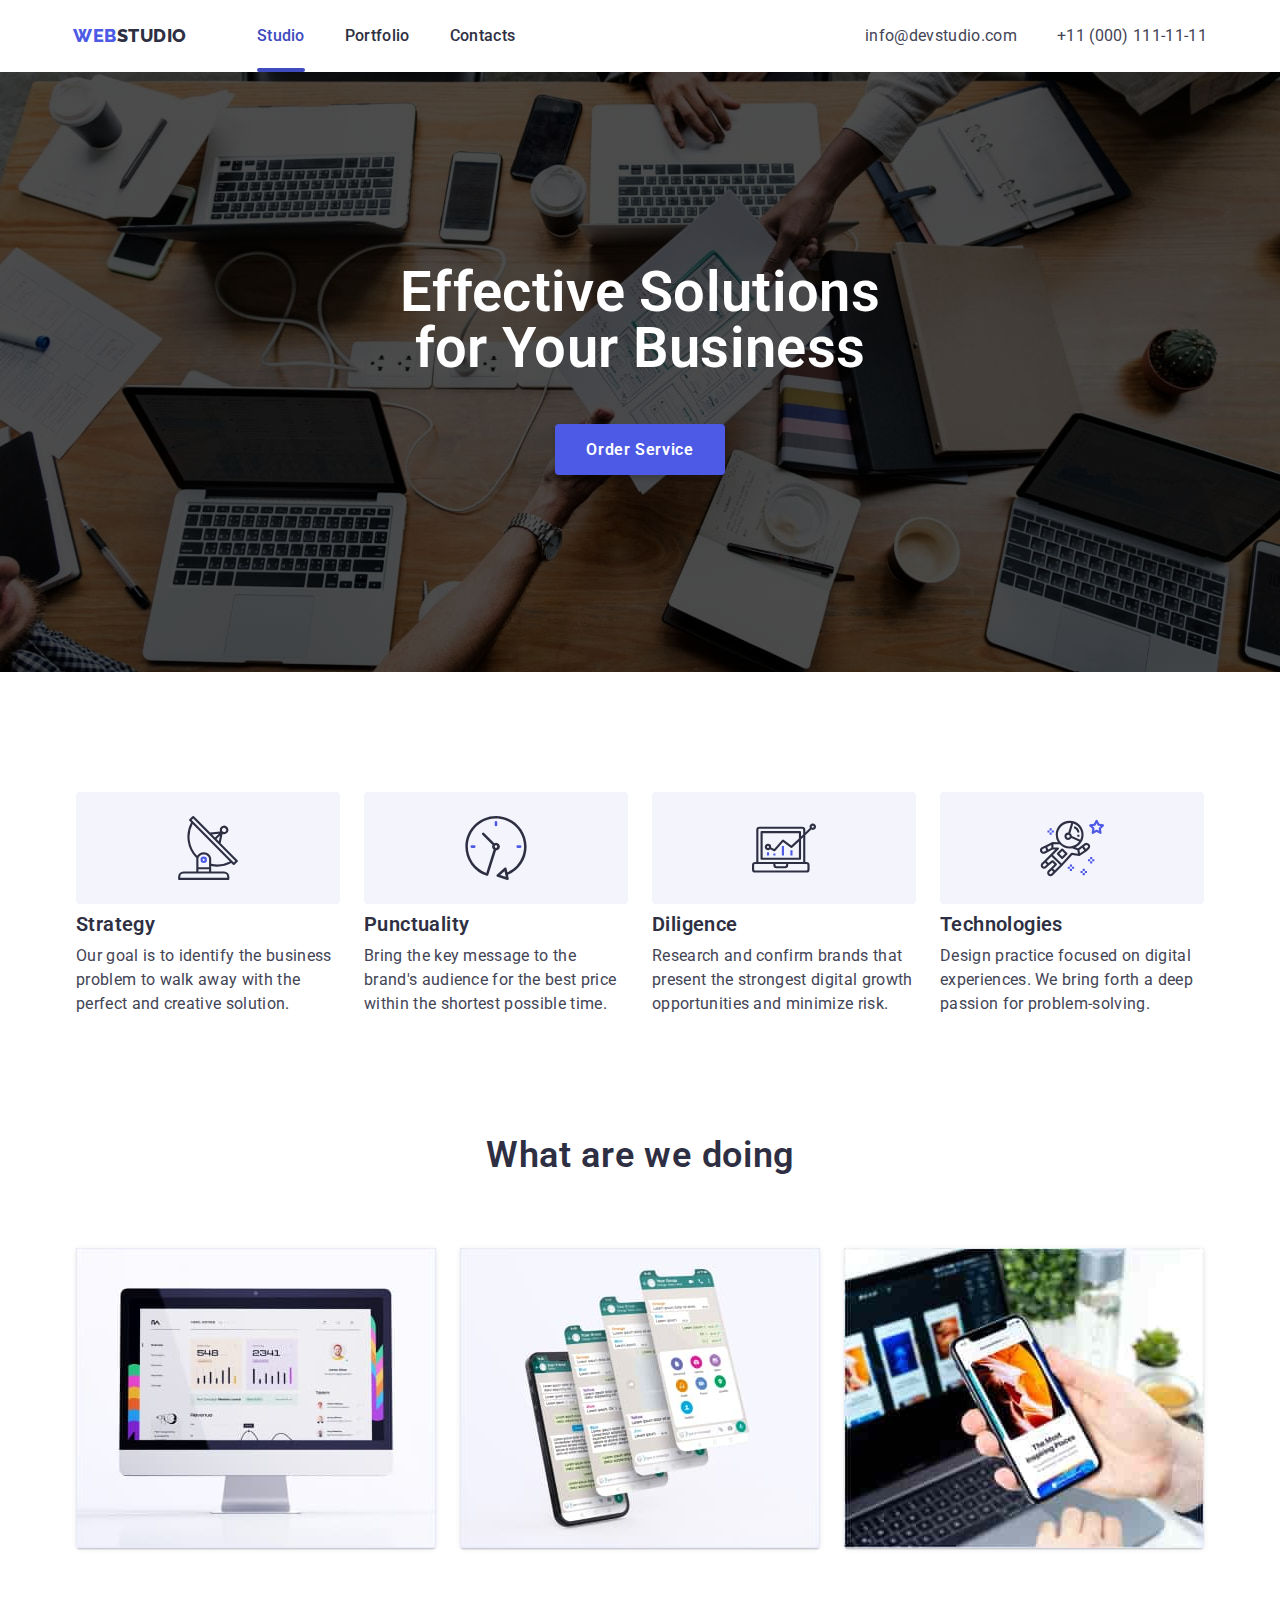
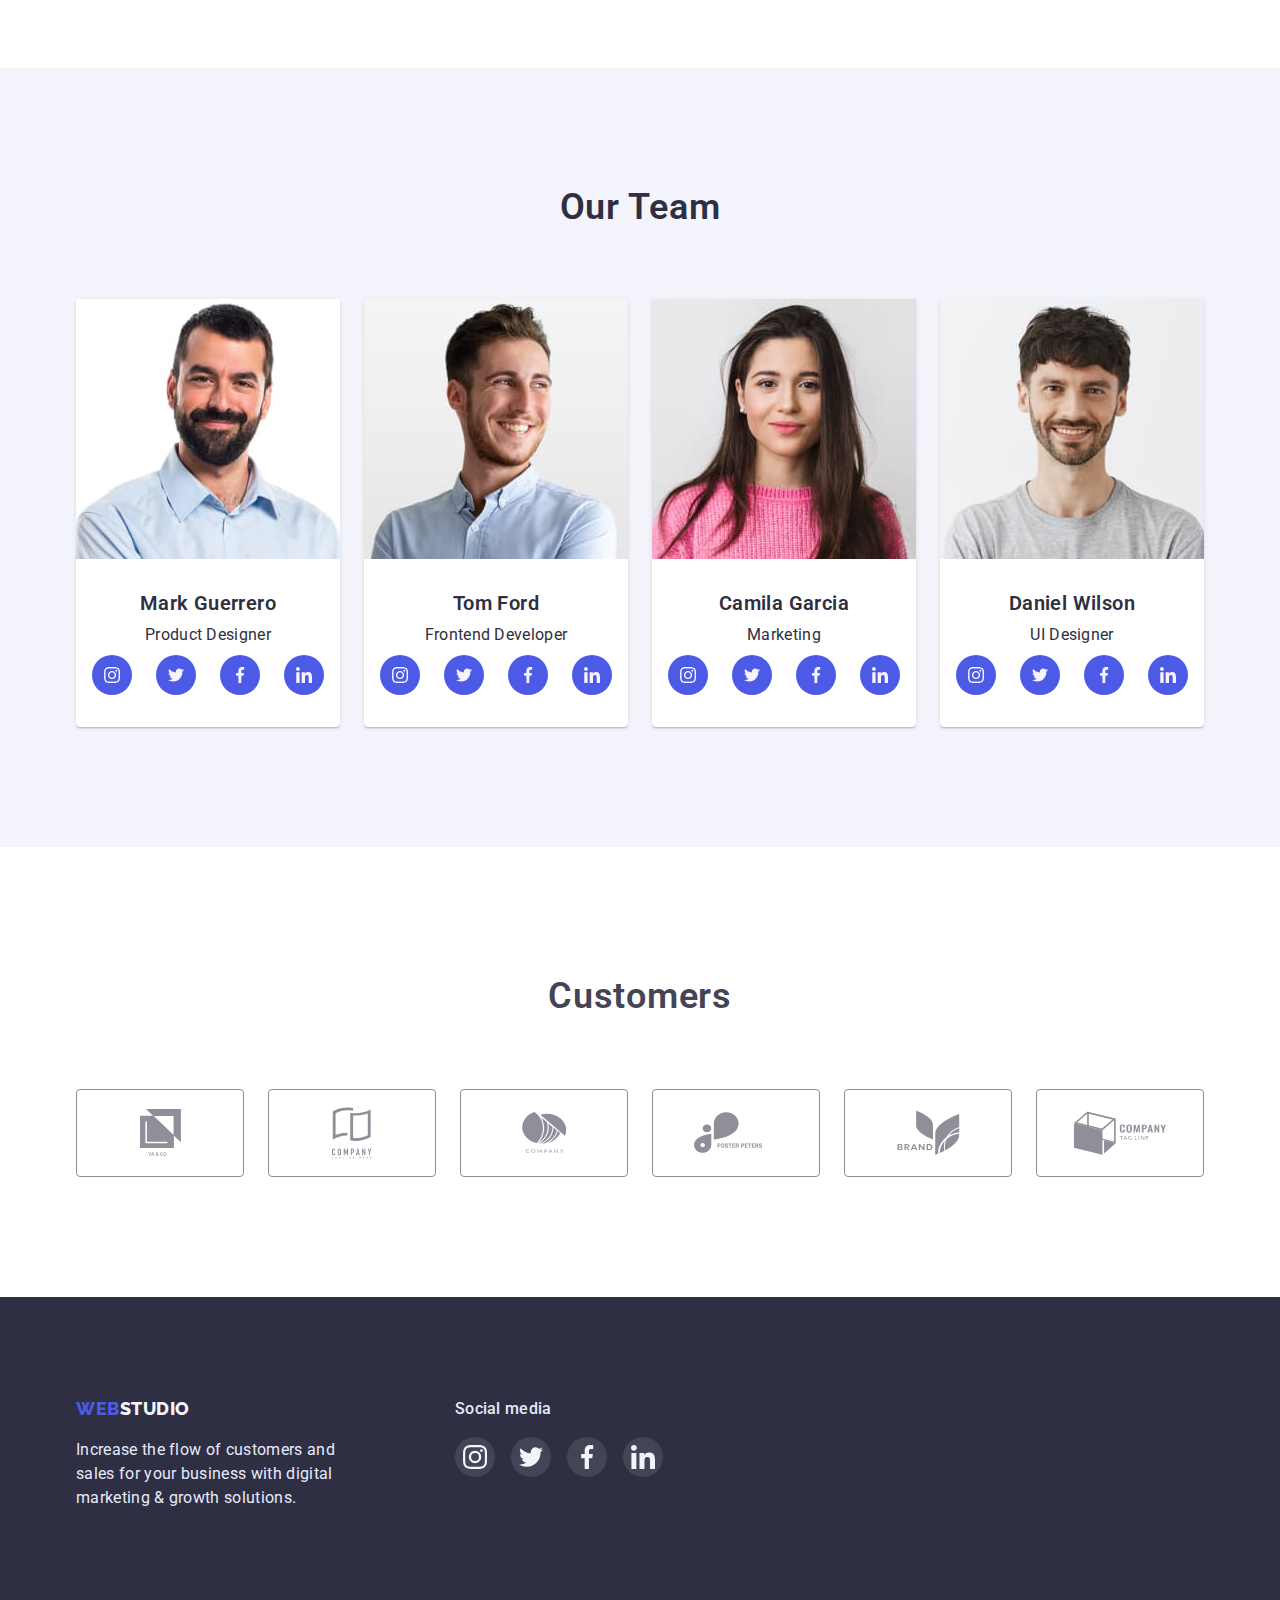
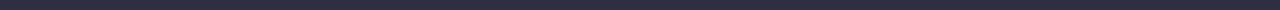
<file: index.html>
<!DOCTYPE html>
<html lang="en">
<head>
    <meta charset="UTF-8">
    <meta http-equiv="X-UA-Compatible" content="IE=edge">
    <meta name="viewport" content="width=device-width, initial-scale=1.0">
    <title>Document</title>
    <link rel="preconnect" href="https://fonts.googleapis.com">
    <link rel="preconnect" href="https://fonts.gstatic.com" crossorigin>
    <link href="https://fonts.googleapis.com/css2?family=Raleway:wght@800&family=Roboto:wght@400;500;700;900&display=swap"
    rel="stylesheet">
    <link rel = "stylesheet" href="https://cdnjs.cloudflare.com/ajax/libs/modern-normalize/1.1.0/modern-normalize.min.css">
    <link rel="stylesheet" href="./css/styles.css">
</head>
<body>
    <header>
    <div class="container main-nav">
        <!--Лого-->
        <a href="/" class="logo"><span>WEB</span>STUDIO</a>
        <!--Навігація-->
        <nav>
            <ul class="site-nav list">
             <li><a href="./index.html" class="current">Studio</a></li>
             <li><a href="./portfolio.html">Portfolio</a></li>
             <li class="contacts"><a href="" class="link">Contacts</a></li>
             </ul>
        </nav>
        <!--Частина header-->
        <ul class="auth-nav list">
            <li><a href="mailto:info@devstudio.com">info@devstudio.com</a></li>
            <li class="number"><a href="tel:+11(000)111-11-11">+11 (000) 111-11-11</a></li>
        </ul>
    </div>
    </header>
        <!--Hero-->
        <main>
            <div class="overlay">
            <section class="hero">
                <h1 class="hero-title">Effective Solutions<br>for Your Business<br></h1>
                <button data-modal-open class="filter-btn" type="button">Order Service</button>
            </section>
            </div>

            <div class="backdrop is-hidden" data-modal>
                <div class="modal">
                    <button class="close-icon" data-modal-close>
                        <svg class="x-icon" width="8" height="8">
                            <use href="./images/icons.svg#icon-close-black"></use>
                        </svg>
                    </button>
                </div>
            </div>
        <!--Одна з секцій сторінки-->
        <section class="section">
        <div class="container">
            <ul class="list first-section">
            <li class="item">
                    <div class="benefits">
                    <svg class="benefits-icon">
                        <use href="./images/icons.svg#antenna"></use>
                    </svg>
                    </div>
                    <h3 class="section-title">Strategy</h3><p>Our goal is to identify the business
                problem to walk away with the perfect and creative solution. </p>
            </li>
            
            <li class="item">
                    <div class="benefits">
                        <svg class="benefits-icon">
                            <use href="./images/icons.svg#clock"></use>
                        </svg>
                    </div>
                    <h3 class="section-title">Punctuality</h3><p>Bring the key message to the brand's 
                audience for the best price within the shortest possible time. </p>
            </li>
            
            <li class="item">
                    <div class="benefits">
                        <svg class="benefits-icon">
                            <use href="./images/icons.svg#diagram"></use>
                        </svg>
                    </div>
                    <h3 class="section-title">Diligence</h3><p>Research and confirm brands that present the strongest digital 
                growth opportunities and minimize risk. </p>
            </li>
            
            <li class="item">
                    <div class="benefits">
                        <svg class="benefits-icon">
                            <use href="./images/icons.svg#astronaut"></use>
                        </svg>
                    </div>
                    <h3 class="section-title">Technologies</h3><p>Design practice focused on digital experiences. We bring forth 
                a deep passion for problem-solving. </p>
            </li>
            </ul>
            </div>
        </section>
         <!--Одна з секцій сторінки-->
        <section class="section-presentation">
            <div class="container">
            <h2 class="presentation-title">What are we doing</h2>
        <ul class="list second-section">
            <li class="icon"><img src="./images/photo-1.jpg" alt="iMAC" width="360" height="300" ></li>
            <li class="icon"><img src="./images/photo-2.jpg" alt="Iphone" width="360" height="300" ></li>
            <li class="icon"><img src="./images/photo-3.jpg" alt="Iphone" width="360" height="300" ></li>
        </ul>
            </div>
        </section>
          <!--Team-->
          <section class="section-team">
            <div class="container">
            <h2 class="team-title">Our Team</h2>
            <ul class="list third-section">
                <!-- Картка учасника команди -->
                <li class="icon">
                    <img src="./images/photo-4.jpg" alt="photo of a team member" width="264" height="260"><h3 class="section-title team-member">Mark Guerrero</h3><p>Product Designer</p>
                <!-- Cписок іконок соц. мереж -->
                <ul class="list social-network">
                    <!-- в <li> вкладено посилання на іконку соц. мереж  -->
                    <li class="instagram-icon">
                        <a href="" class="social-network-link">
                            <svg class="team-icon">
                                <use href="./images/icons.svg#instagram"></use>
                            </svg>
                        </a>
                    </li>
                    <!-- в <li> вкладено посилання на іконку соц. мереж  -->
                    <li class="twitter-icon">
                        <a href="" class="social-network-link">
                            <svg class="team-icon">
                                <use href="./images/icons.svg#twitter"></use>
                            </svg>
                        </a>
                    </li>
                    <!-- в <li> вкладено посилання на іконку соц. мереж  -->
                    <li class="facebook-icon">
                        <a href="" class="social-network-link">
                            <svg class="team-icon">
                                <use href="./images/icons.svg#facebook"></use>
                            </svg>
                        </a>
                    </li>
                    <!-- в <li> вкладено посилання на іконку соц. мереж  -->
                    <li class="linkedin-icon">
                        <a href="" class="social-network-link">
                            <svg class="team-icon">
                                <use href="./images/icons.svg#linkedin"></use>
                            </svg>
                        </a>
                    </li>
                </ul>
                </li> 
                <!-- Картка учасника команди -->
                <li class="icon">
                    <img src="./images/photo-5.jpg" alt="photo of a team member" width="264" height="260"><h3 class="section-title team-member">Tom Ford</h3><p>Frontend Developer</p>
                <!-- Cписок іконок соц. мереж -->
                <ul class="list social-network">
                    <!-- в <li> вкладено посилання на іконку соц. мереж  -->
                    <li class="instagram-icon">
                        <a href="" class="social-network-link">
                            <svg class="team-icon">
                                <use href="./images/icons.svg#instagram"></use>
                            </svg>
                        </a>
                    </li>
                    <!-- в <li> вкладено посилання на іконку соц. мереж  -->
                    <li class="twitter-icon">
                        <a href="" class="social-network-link">
                            <svg class="team-icon">
                                <use href="./images/icons.svg#twitter"></use>
                            </svg>
                        </a>
                    </li>
                    <!-- в <li> вкладено посилання на іконку соц. мереж  -->
                    <li class="facebook-icon">
                        <a href="" class="social-network-link">
                            <svg class="team-icon">
                                <use href="./images/icons.svg#facebook"></use>
                            </svg>
                        </a>
                    </li>
                    <!-- в <li> вкладено посилання на іконку соц. мереж  -->
                    <li class="linkedin-icon">
                        <a href="" class="social-network-link">
                            <svg class="team-icon">
                                <use href="./images/icons.svg#linkedin"></use>
                            </svg>
                        </a>
                    </li>
                </ul>
                <!-- Картка учасника команди -->
                <li class="icon">
                    <img src="./images/photo-6.jpg" alt="photo of a team member" width="264" height="260"><h3 class="section-title team-member">Camila Garcia</h3><p>Marketing</p>
                    <!-- Cписок іконок соц. мереж -->
                    <ul class="list social-network">
                        <!-- в <li> вкладено посилання на іконку соц. мереж  -->
                        <li class="instagram-icon">
                            <a href="" class="social-network-link">
                                <svg class="team-icon">
                                    <use href="./images/icons.svg#instagram"></use>
                                </svg>
                            </a>
                        </li>
                        <!-- в <li> вкладено посилання на іконку соц. мереж  -->
                        <li class="twitter-icon">
                            <a href="" class="social-network-link">
                                <svg class="team-icon">
                                    <use href="./images/icons.svg#twitter"></use>
                                </svg>
                            </a>
                        </li>
                        <!-- в <li> вкладено посилання на іконку соц. мереж  -->
                        <li class="facebook-icon">
                            <a href="" class="social-network-link">
                                <svg class="team-icon">
                                    <use href="./images/icons.svg#facebook"></use>
                                </svg>
                            </a>
                        </li>
                        <!-- в <li> вкладено посилання на іконку соц. мереж  -->
                        <li class="linkedin-icon">
                            <a href="" class="social-network-link">
                                <svg class="team-icon">
                                    <use href="./images/icons.svg#linkedin"></use>
                                </svg>
                            </a>
                        </li>
                    </ul>
                </li>
                <!-- Картка учасника команди -->
                <li class="icon">
                    <img src="./images/photo-7.jpg" alt="photo of a team member" width="264" height="260"><h3 class="section-title team-member">Daniel Wilson</h3><p>UI Designer</p>
                <!-- Cписок іконок соц. мереж -->
                <ul class="list social-network">
                    <!-- в <li> вкладено посилання на іконку соц. мереж  -->
                    <li class="instagram-icon">
                        <a href="" class="social-network-link">
                            <svg class="team-icon">
                                <use href="./images/icons.svg#instagram"></use>
                            </svg>
                        </a>
                    </li>
                    <!-- в <li> вкладено посилання на іконку соц. мереж  -->
                    <li class="twitter-icon">
                        <a href="" class="social-network-link">
                            <svg class="team-icon">
                                <use href="./images/icons.svg#twitter"></use>
                            </svg>
                        </a>
                    </li>
                    <!-- в <li> вкладено посилання на іконку соц. мереж  -->
                    <li class="facebook-icon">
                        <a href="" class="social-network-link">
                            <svg class="team-icon">
                                <use href="./images/icons.svg#facebook"></use>
                            </svg>
                        </a>
                    </li>
                    <!-- в <li> вкладено посилання на іконку соц. мереж  -->
                    <li class="linkedin-icon">
                        <a href="" class="social-network-link">
                            <svg class="team-icon">
                                <use href="./images/icons.svg#linkedin"></use>
                            </svg>
                        </a>
                    </li>
                </ul>
                </li>
            </ul>
            </div>
          </section>
          <!-- Customers -->
          <section class="customers">
            <div class="container">
          <h2 class="customers-title">Customers</h2>

          <ul class="list sixth-section">
            <li>
                <a href="" class="customer">
            <svg class="client" width="41" height="47">
                <use href="./images/icons.svg#first-client"></use>
            </svg> 
                </a>
           </li>
               
            <li>
                <a href="" class="customer">
                    <svg class="client" width="40" height="52">
                        <use href="./images/icons.svg#second-client"></use>
                    </svg>
                </a>
            </li>

            <li>
               <a href="" class="customer">
                   <svg class="client" width="44" height="41">
                       <use href="./images/icons.svg#third-client"></use>
                   </svg>
                </a>
            </li>

            <li>
                <a href="" class="customer">
                    <svg class="client" width="84" height="41">
                        <use href="./images/icons.svg#fourth-client"></use>
                    </svg>
                </a>
            </li>

            <li>
                <a href="" class="customer">
                    <svg class="client" width="63" height="45">
                        <use href="./images/icons.svg#fifth-client"></use>
                    </svg>
                </a>
            </li>

            <li>
                <a href="" class="customer">
                    <svg class="client" width="94" height="44">
                        <use href="./images/icons.svg#sixth-client"></use>
                    </svg>
                </a>
            </li>
          </ul>
          </div>
          </section>

        </main>
          <!--footer-->
          <footer class="footer-form">
            <div class="footer-container">
                <div>
         <span><a href="/" class="logo-footer"><span>WEB</span>STUDIO</a></span>
         <p>Increase the flow of customers and<br> sales for your business with digital<br>marketing & growth solutions.</p>
                </div>

        <div class="footer-info">
            <h3 class="social-media-title">Social media</h3>
            <ul class="footer-icons">
                <!-- Посилання instagram-->
                <li class="footer-li">
            <a href="" class="footer-icons-instagram">
            <svg class="footer-icon">
                <use href="./images/icons.svg#instagram"></use>
            </svg>
            </a>
               </li>
              <!-- Посилання twitter -->
              <li class="footer-li">
            <a href="" class="footer-icons-twitter">
                <svg class="footer-icon">
                    <use href="./images/icons.svg#twitter"></use>
                </svg>
            </a>
              </li>
              <!-- Посилання facebook -->
              <li class="footer-li">
            <a href="" class="footer-icons-facebook">
                <svg class="footer-icon">
                    <use href="./images/icons.svg#facebook"></use>
                </svg>
            </a>
              </li>
              <!-- Посилання linkedin -->
              <li>
            <a href="" class="footer-icons-linkedin">
                 <svg class="footer-icon">
                    <use href="./images/icons.svg#linkedin"></use>
                </svg>
            </a>
              </li>
            </ul>
         </div>
         </div>
          </footer>
    <script src="./js/modal.js"></script>
</body>
</html>
</file>
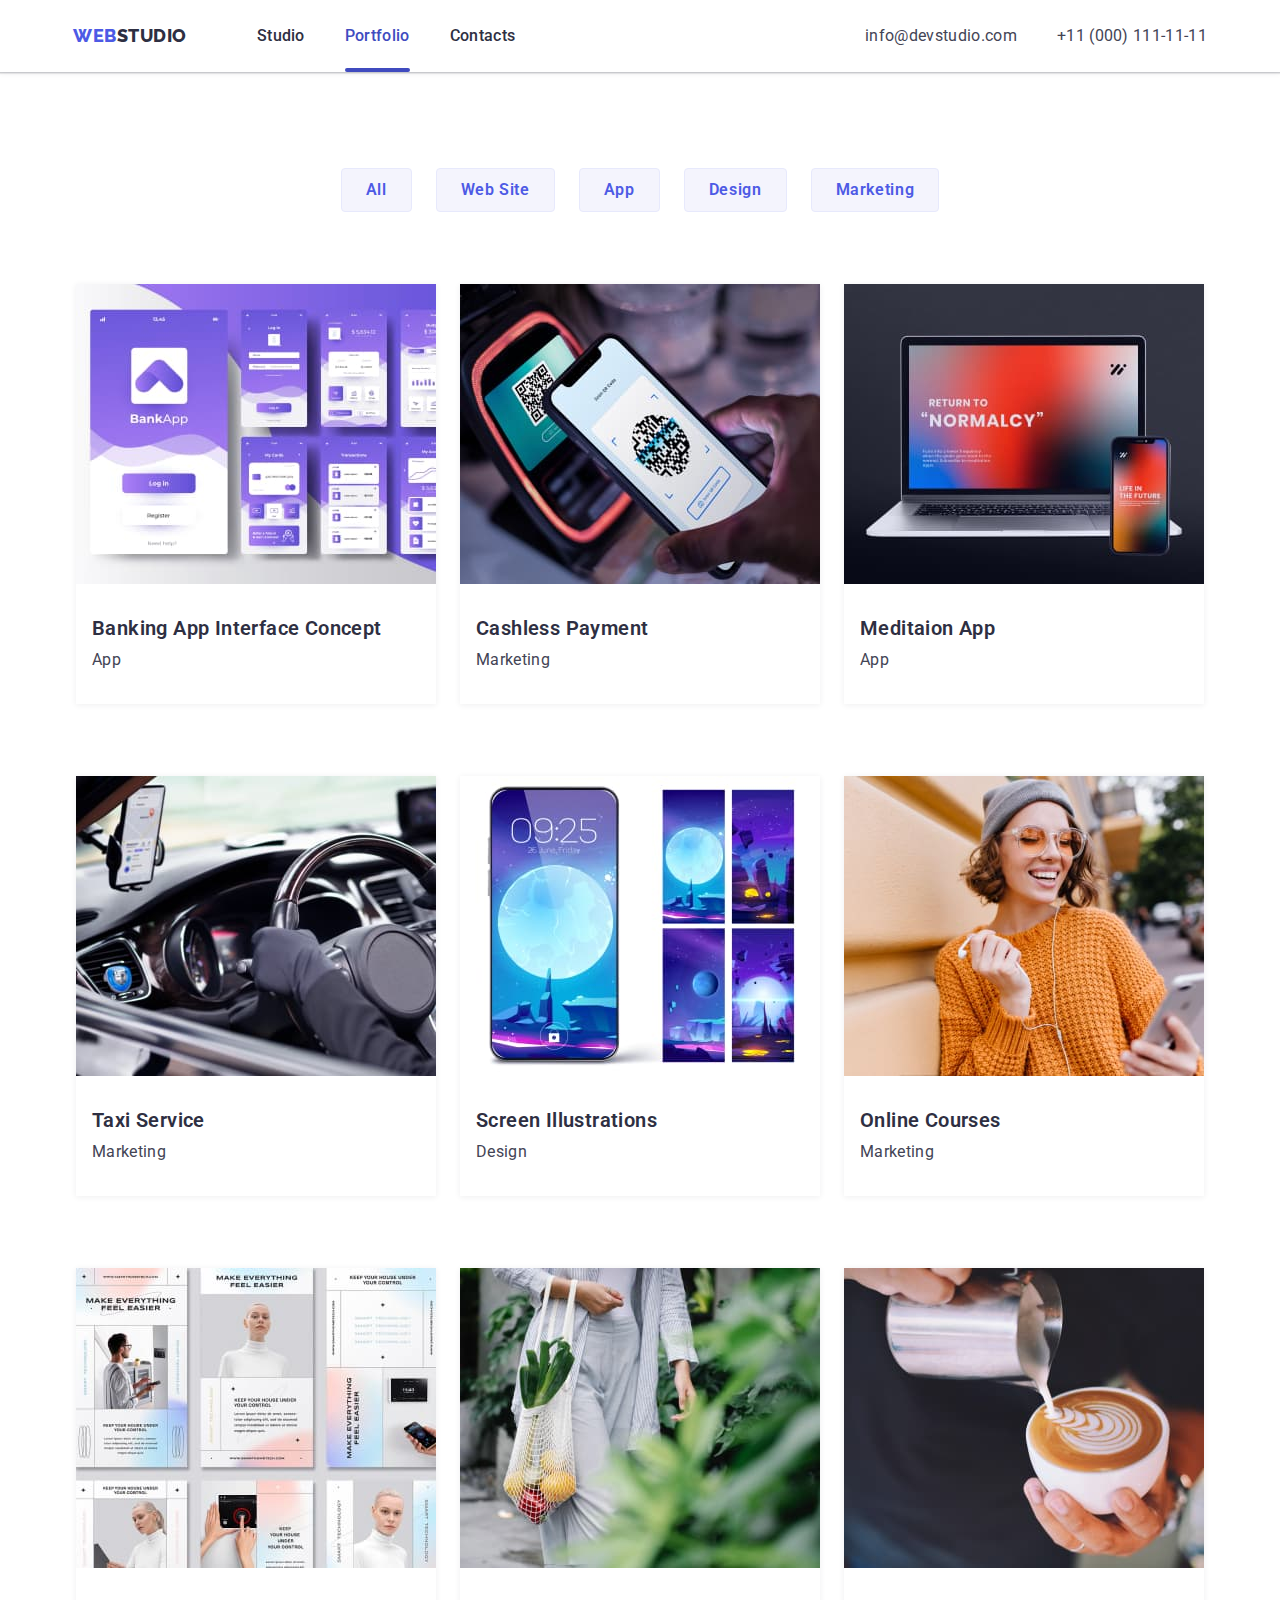
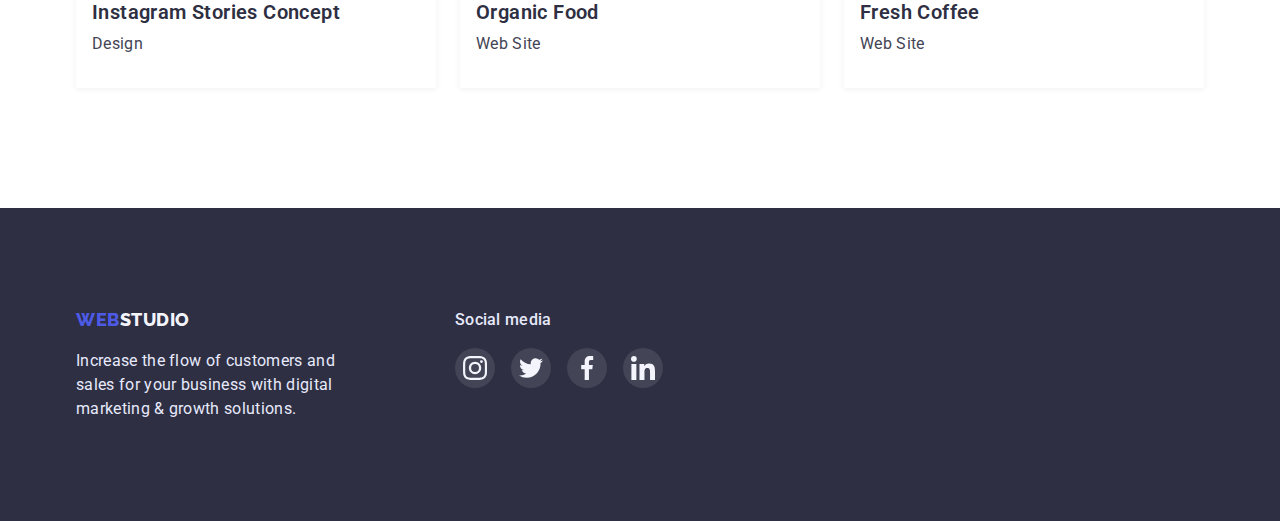
<file: portfolio.html>
<!DOCTYPE html>
<html lang="en">
<head>
    <meta charset="UTF-8">
    <meta http-equiv="X-UA-Compatible" content="IE=edge">
    <meta name="viewport" content="width=device-width, initial-scale=1.0">
    <title>Document</title>
    <link rel="preconnect" href="https://fonts.googleapis.com">
    <link rel="preconnect" href="https://fonts.gstatic.com" crossorigin>
    <link href="https://fonts.googleapis.com/css2?family=Raleway:wght@800&family=Roboto:wght@400;500;700;900&display=swap"
    rel="stylesheet">
    <link rel="stylesheet" href="https://cdnjs.cloudflare.com/ajax/libs/modern-normalize/1.1.0/modern-normalize.min.css">
    <link rel="stylesheet" href="./css/styles.css">
</head>
<body>
    <header class="main-nav">
    <div class="container main-nav">
        <!--Лого-->
        <a href="/" class="logo"><span>WEB</span>STUDIO</a>
        <!--Навігація-->
        <nav>
            <ul class="site-nav list">
                <li><a href="./index.html">Studio</a></li>
                <li><a href="" class="current">Portfolio</a></li>
                <li><a href="">Contacts</a></li>
            </ul>
        </nav>
        <!--Частина header-->
        <ul class="auth-nav list">
            <li><a href="mailto:info@devstudio.com">info@devstudio.com</a></li>
            <li class="number"><a href="tel:+11(000)111-11-11">+11 (000) 111-11-11</a></li>
    
        </ul>
    </div>
    </header>
    <main>
        <!--Cекція-->
      <section class="section filter">
        <div class="container">
        <!--Cписок з кнопок-->
        <ul class="list fourth-section">
            <li><button class="portfolio-btn" type="button">All</button></li>
            <li><button class="portfolio-btn" type="button">Web Site</button></li>
            <li><button class="portfolio-btn" type="button">App</button></li> 
            <li><button class="portfolio-btn" type="button">Design</button></li>
            <li><button class="portfolio-btn" type="button">Marketing</button></li>
        </ul>
        <!--Cписок з 9-ти карток-->
        <ul class="list fifth-section">
            <li><a class="portfolio-link"><div class="project-card-overlay"><img src="./images/portfolio_photo-1.jpg" alt="banking app" width="360" height="300"><div class="portfolio-card-text"><p>14 Stylish and User-Friendly App Design Concepts · Task Manager App · Calorie
                Tracker App · Exotic Fruit Ecommerce App ·
                Cloud Storage App</p></div></div><h3 class="section-title portfolio-card">Banking App Interface Concept</h3><p class="stylized-paragraph-portfolio">App</p></a></li>

            <li><a class="portfolio-link"><div class="project-card-overlay"><img src="./images/portfolio_photo-2.jpg" alt="cashless payment" width="360" height="300"><p class="portfolio-card-text">14 Stylish and User-Friendly App Design Concepts · Task Manager App · Calorie
                Tracker App · Exotic Fruit Ecommerce App ·
                Cloud Storage App</p></div><h3 class="section-title portfolio-card">Cashless Payment</h3><p class="stylized-paragraph-portfolio">Marketing</p></a></li>

            <li><a class="portfolio-link"><div class="project-card-overlay"><img src="./images/portfolio_photo-3.jpg" alt="meditaion app" width="360" height="300"><p class="portfolio-card-text">14 Stylish and User-Friendly App Design Concepts · Task Manager App · Calorie
                Tracker App · Exotic Fruit Ecommerce App ·
                Cloud Storage App</p></div><h3 class="section-title portfolio-card">Meditaion App</h3><p class="stylized-paragraph-portfolio">App</p></a></li>

            <li class="flex-element"><a class="portfolio-link"><div class="project-card-overlay"><img src="./images/portfolio_photo-4.jpg" alt="taxi service" width="360" height="300"><p class="portfolio-card-text">14 Stylish and User-Friendly App Design Concepts · Task Manager App · Calorie
                Tracker App · Exotic Fruit Ecommerce App ·
                Cloud Storage App</p></div><h3 class="section-title portfolio-card">Taxi Service</h3><p class="stylized-paragraph-portfolio">Marketing</p></a></li>
            
            <li class="flex-element"><a class="portfolio-link"><div class="project-card-overlay"><img src="./images/portfolio_photo-5.jpg" alt="screen illustrations" width="360" height="300"><p class="portfolio-card-text">14 Stylish and User-Friendly App Design Concepts · Task Manager App · Calorie
                Tracker App · Exotic Fruit Ecommerce App ·
                Cloud Storage App</p></div><h3 class="section-title portfolio-card">Screen Illustrations</h3><p class="stylized-paragraph-portfolio">Design</p></a></li>
            
            <li class="flex-element"><a class="portfolio-link"><div class="project-card-overlay"><img src="./images/portfolio_photo-6.jpg" alt="online courses" width="360" height="300"><p class="portfolio-card-text">14 Stylish and User-Friendly App Design Concepts · Task Manager App · Calorie
                Tracker App · Exotic Fruit Ecommerce App ·
                Cloud Storage App</p></div><h3 class="section-title portfolio-card">Online Courses</h3><p class="stylized-paragraph-portfolio">Marketing</p></a></li>
            
            <li class="flex-element"><a class="portfolio-link"><div class="project-card-overlay"><img src="./images/portfolio_photo-7.jpg" alt="instagram stories concept" width="360" height="300"><p class="portfolio-card-text">14 Stylish and User-Friendly App Design Concepts · Task Manager App · Calorie
                Tracker App · Exotic Fruit Ecommerce App ·
                Cloud Storage App</p></div><h3 class="section-title portfolio-card">Instagram Stories Concept</h3><p class="stylized-paragraph-portfolio">Design</p></a></li>
            
            <li class="flex-element"><a class="portfolio-link"><div class="project-card-overlay"><img src="./images/portfolio_photo-8.jpg" alt="organic food" width="360" height="300"><p class="portfolio-card-text">14 Stylish and User-Friendly App Design Concepts · Task Manager App · Calorie
                Tracker App · Exotic Fruit Ecommerce App ·
                Cloud Storage App</p></div><h3 class="section-title portfolio-card">Organic Food</h3><p class="stylized-paragraph-portfolio">Web Site</p></a></li>
           
            <li class="flex-element"><a class="portfolio-link"><div class="project-card-overlay"><img src="./images/portfolio_photo-9.jpg" alt="Fresh Coffee" width="360" height="300"><p class="portfolio-card-text">14 Stylish and User-Friendly App Design Concepts · Task Manager App · Calorie 
                Tracker App · Exotic Fruit Ecommerce App ·
                Cloud Storage App</p></div><h3 class="section-title portfolio-card">Fresh Coffee</h3><p class="stylized-paragraph-portfolio">Web Site</p></a></li>
        </ul>
        </div>
    </section>
    </main>
    <!-- Footer -->
    <footer class="footer-form">
        <div class="footer-container">
            <div>
                <span><a href="/" class="logo-footer"><span>WEB</span>STUDIO</a></span>
                <p>Increase the flow of customers and<br> sales for your business with digital<br>marketing & growth solutions.
                </p>
            </div>
        
            <div class="footer-info">
                <h3 class="social-media-title">Social media</h3>
                <ul class="footer-icons">
                    <!-- Посилання instagram-->
                    <li class="footer-li">
                        <a href="" class="footer-icons-instagram">
                            <svg class="footer-icon">
                                <use href="./images/icons.svg#instagram"></use>
                            </svg>
                        </a>
                    </li>
                    <!-- Посилання twitter -->
                    <li class="footer-li">
                        <a href="" class="footer-icons-twitter">
                            <svg class="footer-icon">
                                <use href="./images/icons.svg#twitter"></use>
                            </svg>
                        </a>
                    </li>
                    <!-- Посилання facebook -->
                    <li class="footer-li">
                        <a href="" class="footer-icons-facebook">
                            <svg class="footer-icon">
                                <use href="./images/icons.svg#facebook"></use>
                            </svg>
                        </a>
                    </li>
                    <!-- Посилання linkedin -->
                    <li>
                        <a href="" class="footer-icons-linkedin">
                            <svg class="footer-icon">
                                <use href="./images/icons.svg#linkedin"></use>
                            </svg>
                        </a>
                    </li>
                </ul>
            </div>
        </div>
        

































    </footer>
    
</body>
</html>
</file>
<file: css/styles.css>
:root {
    --primery-text-color: #434455;
    --title-text-color: #2E2F42;
    --accent-color: #4D5AE5;
    --white-color: #FFFFFF;
}



/* Колір фону та тексту для body */
body {
    background-color: #FFFFFF;
    color: var(--primery-text-color);
    font-family: Roboto, sans-serif;
    font-weight: 400;
    font-size: 16px;
    line-height: 1.5;
    letter-spacing: 0.02em;
}

/* Утиліти */
.list {
    list-style: none;
    padding: 0;
    margin: 0;

}

.container {
    margin-left: auto;
    margin-right: auto;
    width: 1158px;
    padding-left: 15px;
    padding-right: 15px;
    align-items: baseline;
    /* outline: 2px solid tomato; */

}

.footer-container {
    display: flex;
    margin-left: auto;
    margin-right: auto;
    width: 1158px;
    padding-left: 15px;
    padding-right: 15px;
    /* outline: 2px solid tomato; */

}

img {
    display: block;
}

a {
    text-decoration: none;
}



/* Навігація , header */

header {
    box-shadow: 0px 2px 1px rgba(46, 47, 66, 0.08), 0px 1px 1px rgba(46, 47, 66, 0.16), 0px 1px 6px rgba(46, 47, 66, 0.08);
}

/* logo */
.logo {
    color: #2E2F42;
    background-color: #FFFFFF;
    font-family: Raleway, sans-serif;
    font-weight: 800;
    font-size: 18px;
    line-height: 1.3;
    letter-spacing: 0.03em;
    /* identical to box height, or 133% */

}

/* Колір logo */
.logo>span {
    color: #4D5AE5;

}

/* Main nav */
.main-nav {
    display: flex;
    align-items: center;
    justify-content: center;
    padding-right: 12px;
    padding-left: 12px;

}

/*Оформлення site-nav*/
.site-nav {
    display: flex;
    margin-left: 70px;

}

.site-nav a {
    color: #2E2F42;
    font-weight: 500;
    font-size: 16px;
    line-height: 1.5;
    margin-right: 40px;
    padding-top: 24px;
    padding-bottom: 24px;
    display: block;
    transition: color 250ms cubic-bezier(0.4, 0, 0.2, 1);
}

.current {
    position: relative;
}

.current::after {
    content: "";
    display: block;
    width: 100%;
    height: 4px;
    background-color: #404BBF;
    position: absolute;
    left: 0;
    bottom: 0;
    border-radius: 2px;
}


.contacts a {
    margin-right: 0;
}



.site-nav a:hover {
    color: #4D5AE5;
}

.site-nav a:focus {
    color: #4D5AE5;
}

.site-nav a.current {
    color: #404BBF;
}


/* Оформлення auth-nav */
.auth-nav {
    display: flex;
    margin-left: auto;
}


.auth-nav a {
    color: #434455;
    font-weight: 400;
    font-size: 16px;
    line-height: 1.5;
    margin-right: 40px;
    padding-top: 24px;
    padding-bottom: 24px;
    display: block;
    transition: color 250ms cubic-bezier(0.4, 0, 0.2, 1);
}

.number a {
    margin-right: 0;
}

.auth-nav a:hover {
    color: #4D5AE5;
}

.auth-nav a:focus {
    color: #4D5AE5;
}


/*hero*/

.hero {
    text-align: center;
    padding-top: 192px;
    padding-bottom: 192px;


}


.overlay {
    background-image: linear-gradient(to right,
            rgba(0, 0, 0, 0.7), rgba(0, 0, 0, 0.7)),
        url(../images/hero\ image.jpg);
    max-width: 1440px;
    height: 600px;
    margin-left: auto;
    margin-right: auto;
    background-color: #2E2F42;
    background-repeat: no-repeat;
    background-position: center;

}

.hero-title {
    color: #FFFFFF;
    font-style: normal;
    font-weight: 600;
    font-size: 56px;
    line-height: 1;
    /* or 107% */
    text-align: center;
    margin-top: 0;
    margin-bottom: 48px;


}



/* Оформлення cекцій(за винятком hero) */
.section-title {
    color: var(--title-text-color);
    font-weight: 600;
    font-size: 20px;
    line-height: 1.2;
    /* identical to box height, or 120% */
    letter-spacing: 0.02em;
    margin-top: 8px;
    margin-bottom: 8px;
}

.section {
    padding-top: 120px;
    padding-bottom: 120px;


}

/* Cписок найпершої секції */
.first-section {
    display: flex;
    flex-wrap: wrap;
    justify-content: center;
    gap: 24px;
}

/* Ширина тексту в <li> 1-ої секції */
.item {
    width: 264px;
}

/* Cкидаємо margin для <p> секції */
.section p {
    margin-top: 0;
    margin-bottom: 0;


}

/* Скидаємо margin для <p> cекції */
.section-team p {
    margin-top: 0;
    margin-bottom: 0;
}


.section-presentation {
    color: var(--title-text-color);
    padding-bottom: 120px;

}

.benefits {
    display: flex;
    width: 264px;
    height: 112px;
    background-color: #F4F4FD;
    border-radius: 4px;
    justify-content: center;
    align-items: center;
}

.benefits-icon {
    width: 64px;
    height: 64px;
}

/* Список другої секції */
.second-section {
    display: flex;
    flex-wrap: wrap;
    align-items: center;
    gap: 24px;
}

.presentation-title {
    font-weight: 600;
    font-size: 36px;
    line-height: 40px;
    line-height: 1.1;
    letter-spacing: 0.02em;
    margin-top: 0;
    margin-bottom: 72px;
    text-align: center;
}

.team-title {
    font-weight: 600;
    font-size: 36px;
    line-height: 40px;
    line-height: 1.1;
    letter-spacing: 0.02em;
    margin-top: 0;
    margin-bottom: 0;
    text-align: center;
    margin-bottom: 72px;

}

.section-team {
    color: var(--title-text-color);
    background-color: #F4F4FD;
    margin-top: 0;
    margin-bottom: 0;
    padding-top: 120px;
    padding-bottom: 120px;
}

/* Список третьої секції */
.third-section {
    display: flex;
    flex-wrap: wrap;
    gap: 24px;
}

.icon {
    background: #FFFFFF;
    box-shadow: 0px 1px 6px rgba(46, 47, 66, 0.08), 0px 1px 1px rgba(46, 47, 66, 0.16), 0px 2px 1px rgba(46, 47, 66, 0.08);
    border-radius: 0px 0px 4px 4px;
    text-align: center;
}

.team-member {
    margin-top: 32px;
}

/* Іконки соц. мереж секції Our Team */

.team-icon {
    width: 16px;
    height: 16px;
}

.customers-title {
    font-weight: 600;
    font-size: 36px;
    line-height: 40px;
    line-height: 1.1;
    letter-spacing: 0.02em;
    margin-top: 132px;
    margin-bottom: 0;
    text-align: center;
    margin-bottom: 72px;

}

/* Посилання на іконку соц. мереж секції Our Team */
.social-network-link {
    display: flex;
    justify-content: center;
    align-items: center;
    width: 40px;
    height: 40px;
    background-color: var(--accent-color);
    border-radius: 50%;
    transition: background-color 250ms cubic-bezier(0.4, 0, 0.2, 1);
}

.social-network-link:hover,
.social-network-link:focus {
    background: #404BBF;
}

/* Cписок соц. мереж секції Our Team */
.social-network {
    display: flex;
    flex-wrap: wrap;
    margin-top: 8px;
}

.instagram-icon {
    padding-left: 16px;
    padding-bottom: 32px;
}

.facebook-icon {
    padding-right: 24px;
    padding-bottom: 32px;
}

.twitter-icon {
    padding-right: 24px;
    padding-left: 24px;
    padding-bottom: 32px;
}

.linkedin-icon {
    padding-right: 16px;
    padding-bottom: 32px;
}


/* Список четвертої секції */
.fourth-section {
    display: flex;
    flex-wrap: wrap;
    justify-content: center;
    gap: 24px;
}

.filter {
    padding-top: 96px;
    padding-bottom: 120px;
}

/* Список четвертої секції */
.fifth-section {
    display: flex;
    flex-wrap: wrap;
    margin-top: 72px;
    gap: 24px;
    justify-content: center;

}

.flex-element {
    margin-top: 48px;

}

/* Ховер карток портфоліо */
.portfolio-link:hover,
.portfolio-link:focus {
    box-shadow: 0px 1px 6px rgba(46, 47, 66, 0.08), 0px 1px 1px rgba(46, 47, 66, 0.16), 0px 2px 1px rgba(46, 47, 66, 0.08);
    cursor: pointer;

}


.stylized-paragraph {
    margin-top: 0;
    padding-bottom: 8px;
}

/* Нижня рамка карток в портфоліо */
.portfolio-link {
    display: block;
    box-sizing: border-box;
    border-bottom: 0.5px #F4F4FD;
    box-shadow: 0px 1px 6px rgba(46, 47, 66, 0.08);
    transition: box-shadow 250ms cubic-bezier(0.4, 0, 0.2, 1);
    


}


/* Оформлення п'ятої секції */
.customers-title {
    margin-top: 130px;
    margin-bottom: 72px;
}

/* Посилання секції customers */
.customer {
    display: inline-flex;
    width: 168px;
    height: 88px;
    border: 1px solid #8E8F99;
    border-radius: 4px;
    justify-content: center;
    align-items: center;
    box-shadow: none;
    color: #8E8F99;
    transition: color 250ms cubic-bezier(0.4, 0, 0.2, 1) ,border 250ms cubic-bezier(0.4, 0, 0.2, 1); 
}

.customers {
    padding-bottom: 120px;

}

/* Ховер лого клієнтів */
.customer:hover {
    border: 1px solid #4D5AE5;
    border-radius: 4px;
    color: var(--accent-color);

}

/* Зображення лого клієнтів */
.client {
    fill: currentColor;
}

/* Список секції Customers */
.sixth-section {
    display: flex;
    flex-wrap: wrap;
    gap: 24px;
}

/* Footer */
.footer-form {
    color: #E7E9FC;
    background-color: #2E2F42;

}

.logo-footer {
    color: #F4F4FD;
    font-family: Raleway, sans-serif;
    font-weight: 800;
    font-size: 18px;
    line-height: 1.3;
    letter-spacing: 0.03em;
    /* identical to box height, or 133% */

}

.logo-footer>span {
    color: #4D5AE5;

}

.footer-form {
    padding-top: 100px;
    padding-bottom: 100px;
    padding-left: 12px;
    padding-right: 12px;

}

.footer-form p {
    margin-top: 16px;
    margin-bottom: 0;

}

.footer-icons {
    display: flex;
    flex-wrap: wrap;
    list-style: none;
    margin-top: 16px;
    margin-left: 120px;
    margin-bottom: 0;
    padding-left: 0;

}

.footer-li {
    margin-right: 16px;
}

.social-media-title {
    margin-left: 120px;
    font-weight: 500;
    font-size: 16px;
    line-height: 1.5;
    letter-spacing: 0.02em;
    margin-bottom: 0;
    margin-top: 0;
}

.footer-icon {
    width: 24px;
    height: 24px;
}



/* Іконки соц. мереж footer */
.footer-icons-instagram {
    display: flex;
    width: 40px;
    height: 40px;
    justify-content: center;
    align-items: center;
    background: rgba(255, 255, 255, 0.1);
    border-radius: 50%;
    transition: background-color 250ms cubic-bezier(0.4, 0, 0.2, 1);
}

.footer-icons-twitter {
    display: flex;
    width: 40px;
    height: 40px;
    justify-content: center;
    align-items: center;
    background: rgba(255, 255, 255, 0.1);
    border-radius: 50%;
    transition: background-color 250ms cubic-bezier(0.4, 0, 0.2, 1);
}

.footer-icons-facebook {
    display: flex;
    width: 40px;
    height: 40px;
    justify-content: center;
    align-items: center;
    background: rgba(255, 255, 255, 0.1);
    border-radius: 50%;
    transition: background-color 250ms cubic-bezier(0.4, 0, 0.2, 1);
}

.footer-icons-linkedin {
    display: flex;
    width: 40px;
    height: 40px;
    justify-content: center;
    align-items: center;
    background: rgba(255, 255, 255, 0.1);
    border-radius: 50%;
    transition: background-color 250ms cubic-bezier(0.4, 0, 0.2, 1);
}

.footer-icons-instagram:hover {
    background: #31D0AA;
}

.footer-icons-twitter:hover {
    background: #31D0AA;
}

.footer-icons-facebook:hover {
    background: #31D0AA;
}

.footer-icons-linkedin:hover {
    background: #31D0AA;
}

.portfolio-card {
    margin-top: 32px;
    padding-left: 16px;
}

/* Оформлення кнопки Order service */

.filter-btn {
    color: var(--white-color);
    background-color: var(--accent-color);
    font-weight: 600;
    font-size: 16px;
    line-height: 1.2;
    letter-spacing: 0.04em;
    width: 170px;
    height: 51px;
    left: 635px;
    top: 432px;
    box-shadow: 0px 4px 4px rgba(0, 0, 0, 0.15);
    border-radius: 4px;
    border: 1px solid transparent;
    transition: background-color 250ms cubic-bezier(0.4, 0, 0.2, 1);

}

.filter-btn:hover,
.filter-btn:focus {
    color: var(--accent-color);
    background-color: #404BBF;
    box-shadow: 0px 4px 4px rgba(0, 0, 0, 0.15);
    cursor: pointer;

}

/* Оформлення кнопок в портфоліо */
.portfolio-btn {
    color: var(--accent-color);
    background-color: #F4F4FD;
    font-weight: 600;
    font-size: 16px;
    line-height: 1, 5;
    letter-spacing: 0.04em;
    border-radius: 4px;
    padding-top: 12px;
    padding-bottom: 12px;
    padding-left: 24px;
    padding-right: 24px;
    border: 1px solid #E7E9FC;
    transition: background-color 250ms cubic-bezier(0.4, 0, 0.2, 1), border 250ms cubic-bezier(0.4, 0, 0.2, 1), color 250ms cubic-bezier(0.4, 0, 0.2, 1), box-shadow 250ms cubic-bezier(0.4, 0, 0.2, 1) ;
}

.portfolio-btn:hover,
.portfolio-btn:focus {
    color: var(--white-color);
    background-color: #404BBF;
    cursor: pointer;
    box-shadow: 0px 3px 1px rgba(0, 0, 0, 0.1), 0px 2px 1px rgba(0, 0, 0, 0.08), 0px 2px 2px rgba(0, 0, 0, 0.12);
    border: 1px solid #404BBF ;
}

.stylized-paragraph-portfolio {
    padding-bottom: 32px;
    padding-left: 16px;
}

/* Блокова модель */

*,
::after,
::before {
    box-sizing: border-box;
}
/* Дів для надання position:relative , щоб абсолютно спозиціонувати дів portofolio-card-text(дів з оверлеєм та текстом для картки) */
.project-card-overlay {
    position: relative;
    overflow: hidden;
    display: flex;

}

.portfolio-card-text {
    display: inline-block;
    content: "";
    position: absolute;
    top: 0;
    left: 0;
    width: 100%;
    height: 100%;
    background-color: var(--accent-color);
    transform: translateY(100%);
    transition: transform 250ms cubic-bezier(0.4, 0, 0.2, 1);
    position: absolute;
    color: #F4F4FD;
    padding-top: 40px;
    padding-right: 32px;
    padding-left: 32px;
}

.portfolio-link:hover .portfolio-card-text {
    transform: translateY(0);
    padding-top: 40px;
    padding-right: 32px;
    padding-left: 32px;
}


.backdrop {
    position: fixed;
    top: 0;
    left: 0;
    width: 100%;
    height: 100%;
    background-color: rgba(46, 47, 66, 0.4);
    opacity: 1;
    transition: opacity 250ms cubic-bezier(0.4, 0, 0.2, 1);

}

.backdrop.is-hidden {
    opacity: 0;
    pointer-events: none;
}

.backdrop.is-hidden .modal {
    transform: translate(-50%, -50%) scale(0.9);

}

.modal {
    position: absolute;
    top: 50%;
    left: 50%;
    height: 576px;
    width: 408px;
    background-color: #FFFFFF;

    transform: scale(1) translate(-50%, -50%);
    transition: transform 250ms cubic-bezier(0.4, 0, 0.2, 1);
    background-color: #FCFCFC;
    box-shadow: 0px 1px 1px rgba(0, 0, 0, 0.14), 0px 1px 3px rgba(0, 0, 0, 0.12), 0px 2px 1px rgba(0, 0, 0, 0.2);
    border-radius: 4px;

}

.close-icon {
    display: flex;
    width: 24px;
    height: 24px;
    border-radius: 50%;
    background-color: #E7E9FC;
    border: 1px solid rgba(0, 0, 0, 0.1);
    margin-top: 24px;
    margin-left: 360px;
    cursor: pointer;
    justify-content: center;
    align-items: center;
    transition: fill 250ms cubic-bezier(0.4, 0, 0.2, 1) , background-color 250ms cubic-bezier(0.4, 0, 0.2, 1) ;
    fill: #000000;
    
}

.close-icon:hover,
.close-icon:focus {
    background-color: #F4F4FD;
    fill: #404BBF;
}

/*колір основного тексту #2E2F42*/

/*колір вторинного тексту #434455*/

/*білий колір #FFFFFF*/

/* акцент #4D5AE5*/

/* колір вторинного тексту №2 #E7E9FC*/

/* вторинний колір фону #F4F4FD*/

/* основний колір фону #F5F5F5*/

/* колір фону hero #2E2F42 */
</file>
